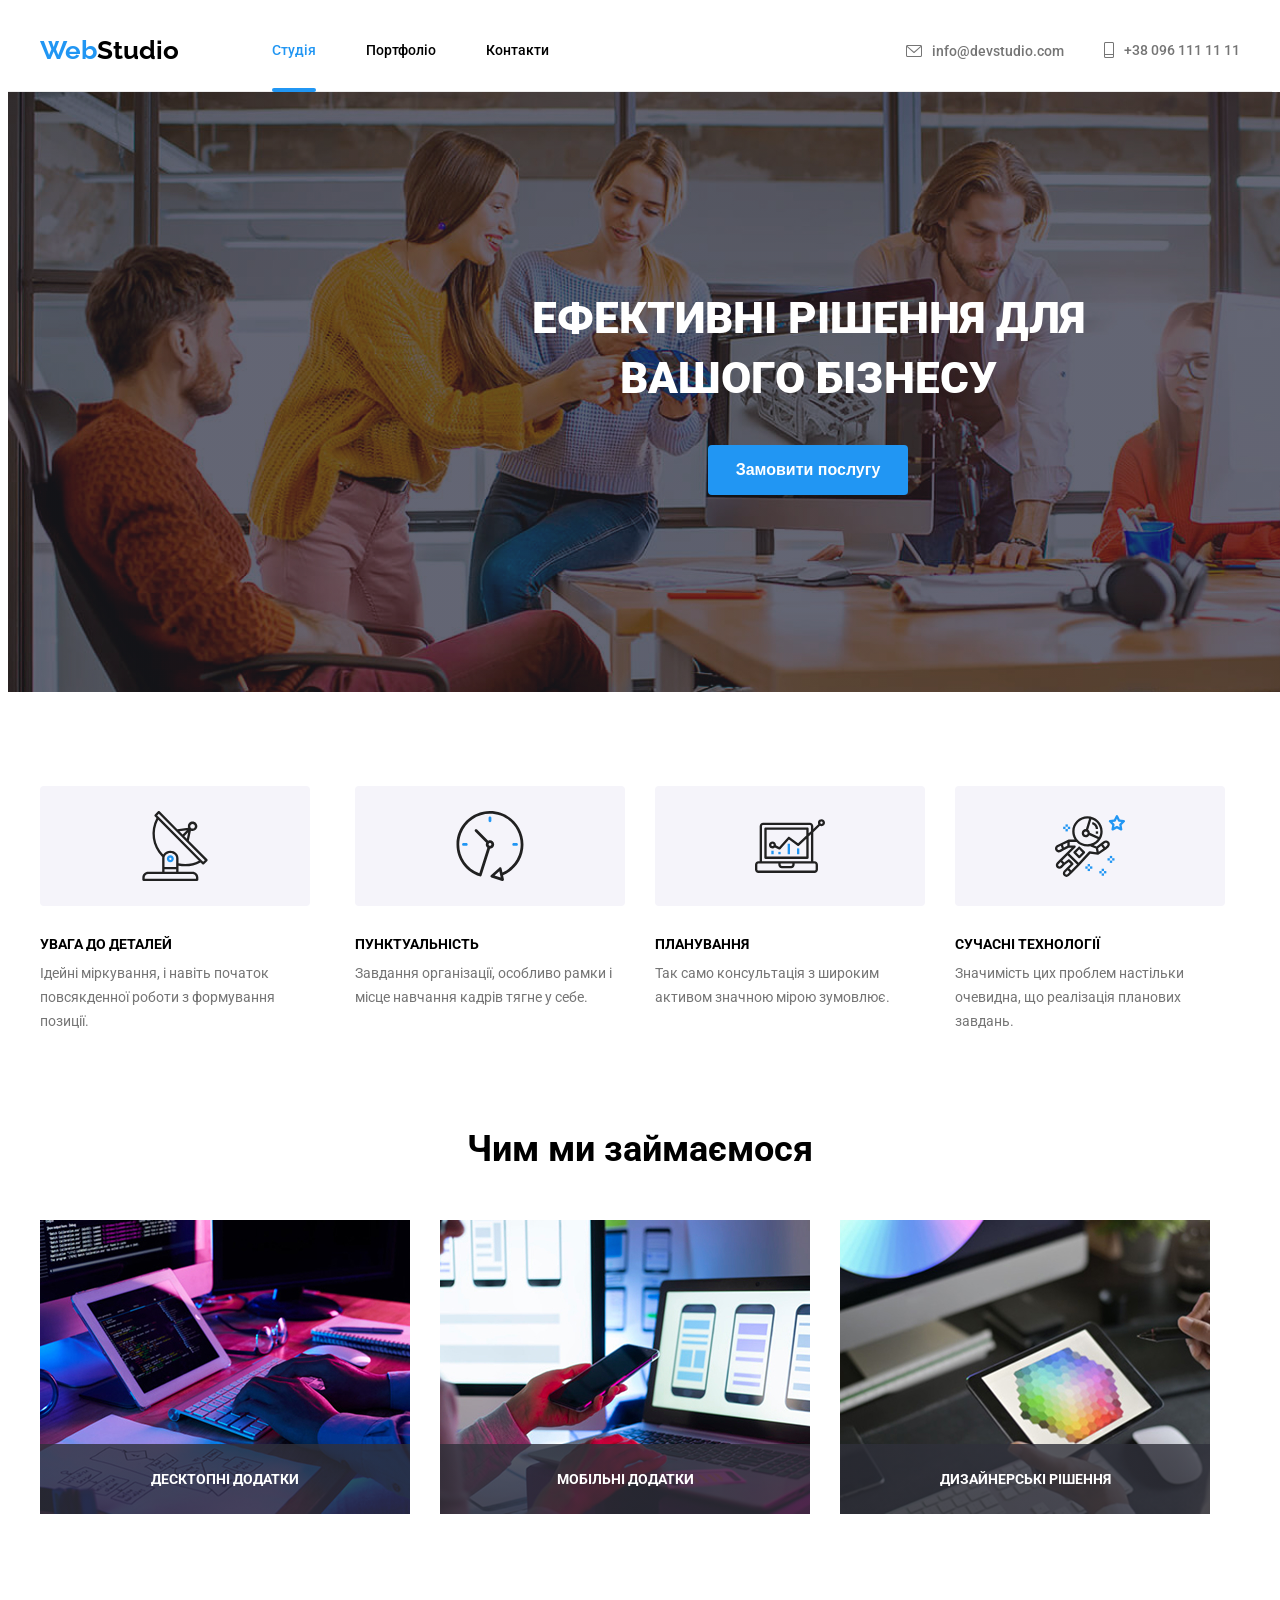
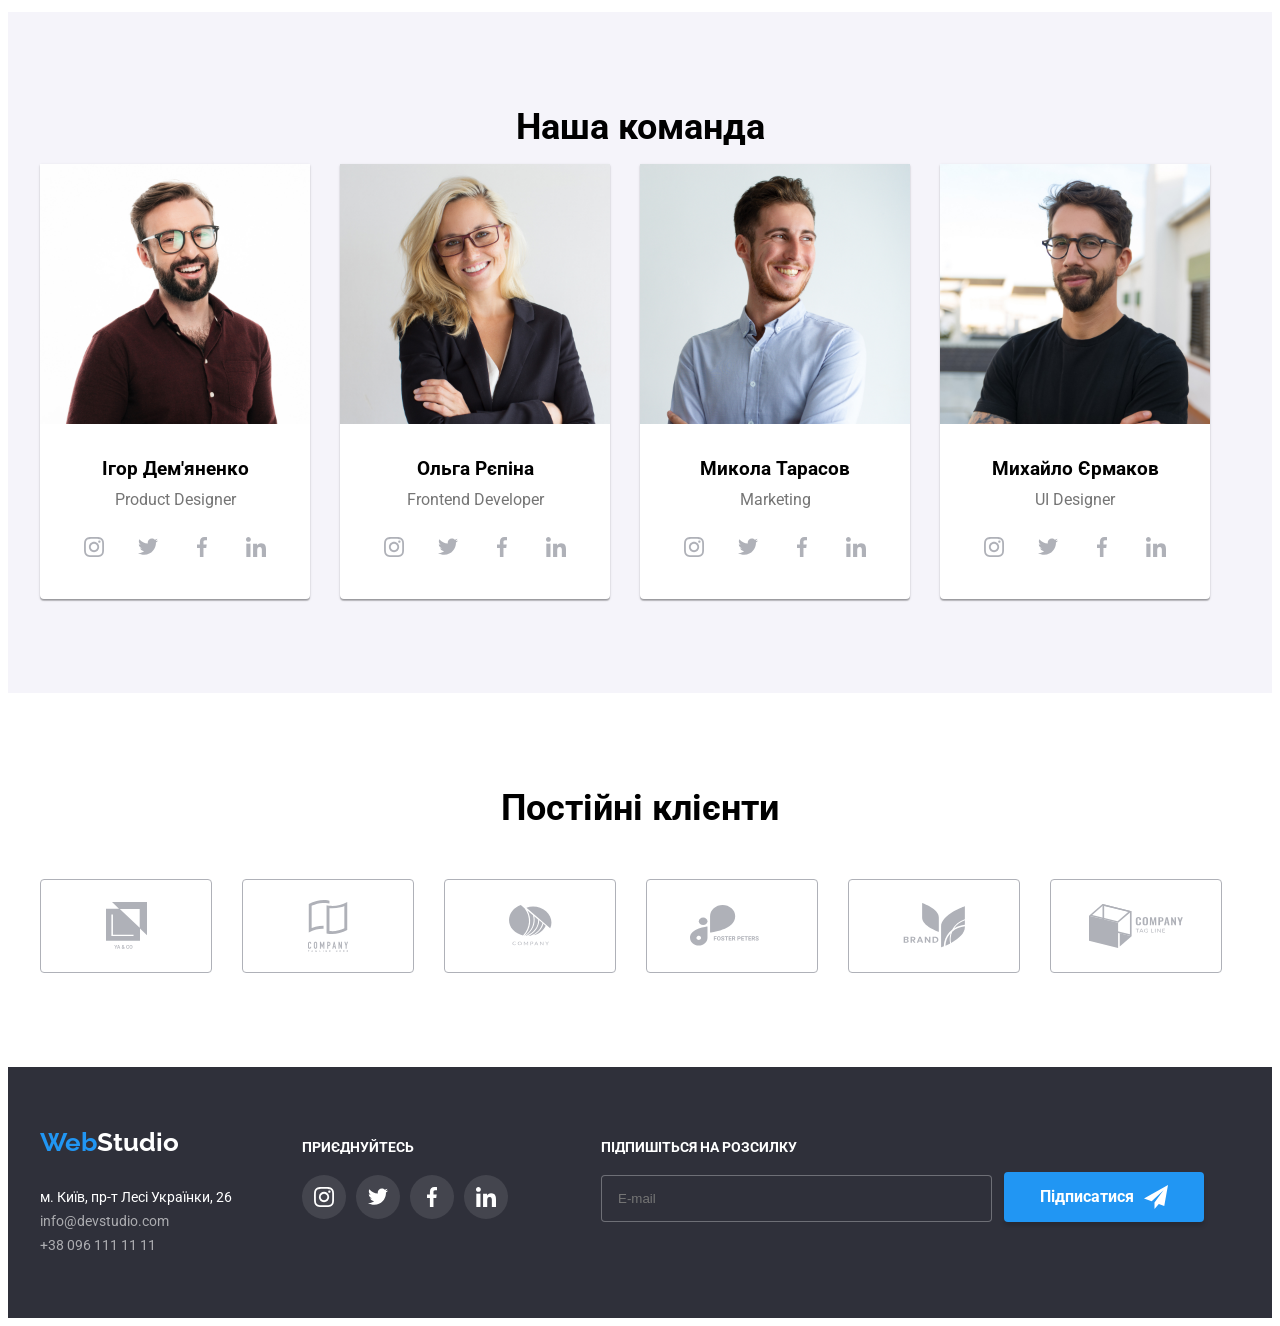
<file: index.html>
<!doctype html>
<html lang="uk">

<head>
  <meta charset="UTF-8" />
  <meta name="viewport" content="width=device-width, initial-scale=1.0" />
  <title>Studio</title>

  <link rel="preconnect" href="https://fonts.googleapis.com" />
  <link rel="preconnect" href="https://fonts.gstatic.com" crossorigin />
  <link
    href="https://fonts.googleapis.com/css2?family=Raleway:ital,wght@0,700;1,700&family=Roboto:ital,wght@0,100..900;1,100..900&display=swap"
    rel="stylesheet" />
  <link rel="stylesheet" href="./css/main.min.css" />
</head>

<body>
  <header>
    <div class="container">
      <nav class="main-nav">
        <a href="/" class="logo">Web<span class="dark">Studio</span></a>
        <ul class="site-nav">
          <li><a href="./index.html" class="link current">Студія</a></li>
          <li><a href="./portfolio.html" class="link">Портфоліо</a></li>
          <li><a href="" class="link">Контакти</a></li>
        </ul>
        <ul class="contact-nav">
          <li>
            <a href="mailto:info@devstudio.com" class="contact-link">
              <svg width="16" height="12" class="nav-mail">
                <use href="./images/icons.svg#mail"></use>
              </svg>info@devstudio.com</a>
          </li>
          <li>
            <a href="tel:+380961111111" class="contact-link"><svg width="10" height="16">
                <use href="./images/icons.svg#phone"></use>
              </svg>+38 096 111 11 11</a>
          </li>
        </ul>
      </nav>
    </div>
  </header>
  <main>
    <article class="hero">
      <div class="hero-title-button">
        <h1 class="hero-title">Ефективні рішення для вашого бізнесу</h1>
        <button type="button" class="hero-button" data-modal-open>Замовити послугу</button>
      </div>
    </article>
    <section class="advantages">
      <div class="container">
        <h2 class="advantages-title">Переваги компанії</h2>
        <ul class="advantages-list">
          <li>
            <div class="advantages-img">
              <svg width="70" height="70">
                <use href="./images/icons.svg#antenna"></use>
              </svg>
            </div>
            <h3>УВАГА ДО ДЕТАЛЕЙ</h3>
            <p>
              Ідейні міркування, і навіть початок повсякденної роботи з
              формування позиції.
            </p>
          </li>
          <li>
            <div class="advantages-img">
              <svg width="70" height="70">
                <use href="./images/icons.svg#clock"></use>
              </svg>
            </div>
            <h3>ПУНКТУАЛЬНІСТЬ</h3>
            <p>
              Завдання організації, особливо рамки і місце навчання кадрів
              тягне у себе.
            </p>
          </li>
          <li>
            <div class="advantages-img">
              <svg width="70" height="70">
                <use href="./images/icons.svg#laptop"></use>
              </svg>
            </div>
            <h3>ПЛАНУВАННЯ</h3>
            <p>
              Так само консультація з широким активом значною мірою зумовлює.
            </p>
          </li>
          <li>
            <div class="advantages-img">
              <svg width="70" height="70">
                <use href="./images/icons.svg#astronaut"></use>
              </svg>
            </div>
            <h3>СУЧАСНІ ТЕХНОЛОГІЇ</h3>
            <p>
              Значимість цих проблем настільки очевидна, що реалізація
              планових завдань.
            </p>
          </li>
        </ul>
      </div>
    </section>
    <section class="occupation">
      <div class="container">
        <h2 class="occupation-title">Чим ми займаємося</h2>
        <ul class="occupation-list">
          <li>
            <img src="./images/photo1.webp" alt="Написання коду" width="370" height="294" />
            <div class="occupation-overlay">
              <p>Десктопні додатки</p>
            </div>
          </li>
          <li>
            <img src="./images/photo2.webp" alt="Розробка технологій" width="370" height="294" />
            <div class="occupation-overlay">
              <p>Мобільні додатки</p>
            </div>
          </li>
          <li>
            <img src="./images/photo3.webp" alt="Розробка дизайну" width="370" height="294" />
            <div class="occupation-overlay">
              <p>Дизайнерські рішення</p>
            </div>
          </li>
        </ul>
      </div>
    </section>
    <section class="team">
      <div class="container">
        <h2 class="team-title">Наша команда</h2>
        <ul class="team-list">
          <li>
            <img src="./images/people1.webp" alt="Дизайнер продукта" width="270" height="260" />
            <h3>Ігор Дем'яненко</h3>
            <p>Product Designer</p>
            <ul class="icons-list">
              <li>
                <a href="https://www.instagram.com" class="problem-link"><svg width="20" height="20">
                    <use href="./images/icons.svg#instagram"></use>
                  </svg></a>
              </li>
              <li>
                <a href="https://x.com/home" class="normal-link"><svg width="20" height="20">
                    <use href="./images/icons.svg#twitter"></use>
                  </svg></a>
              </li>
              <li>
                <a href="https://www.facebook.com/" class="normal-link"><svg width="20" height="20">
                    <use href="./images/icons.svg#facebook"></use>
                  </svg></a>
              </li>
              <li>
                <a href="https://ua.linkedin.com/" class="problem-link"><svg width="20" height="20">
                    <use href="./images/icons.svg#linkedin"></use>
                  </svg></a>
              </li>
            </ul>
          </li>
          <li>
            <img src="./images/people2.webp" alt="Фронтенд розробник" width="270" height="260" />
            <h3>Ольга Рєпіна</h3>
            <p>Frontend Developer</p>
            <ul class="icons-list">
              <li>
                <a href="https://www.instagram.com" class="problem-link"><svg width="20" height="20">
                    <use href="./images/icons.svg#instagram"></use>
                  </svg></a>
              </li>
              <li>
                <a href="https://x.com/home" class="normal-link"><svg width="20" height="20">
                    <use href="./images/icons.svg#twitter"></use>
                  </svg></a>
              </li>
              <li>
                <a href="https://www.facebook.com/" class="normal-link"><svg width="20" height="20">
                    <use href="./images/icons.svg#facebook"></use>
                  </svg></a>
              </li>
              <li>
                <a href="https://ua.linkedin.com/" class="problem-link"><svg width="20" height="20">
                    <use href="./images/icons.svg#linkedin"></use>
                  </svg></a>
              </li>
            </ul>
          </li>
          <li>
            <img src="./images/people3.webp" alt="Відповідальний за маркетинг" width="270" height="260" />
            <h3>Микола Тарасов</h3>
            <p>Marketing</p>
            <ul class="icons-list">
              <li>
                <a href="https://www.instagram.com" class="problem-link"><svg width="20" height="20">
                    <use href="./images/icons.svg#instagram"></use>
                  </svg></a>
              </li>
              <li>
                <a href="https://x.com/home" class="normal-link"><svg width="20" height="20">
                    <use href="./images/icons.svg#twitter"></use>
                  </svg></a>
              </li>
              <li>
                <a href="https://www.facebook.com/" class="normal-link"><svg width="20" height="20">
                    <use href="./images/icons.svg#facebook"></use>
                  </svg></a>
              </li>
              <li>
                <a href="https://ua.linkedin.com/" class="problem-link"><svg width="20" height="20">
                    <use href="./images/icons.svg#linkedin"></use>
                  </svg></a>
              </li>
            </ul>
          </li>
          <li>
            <img src="./images/people4.webp" alt="Дизайнер інтерфейсу" width="270" height="260" />
            <h3>Михайло Єрмаков</h3>
            <p>UI Designer</p>
            <ul class="icons-list">
              <li>
                <a href="https://www.instagram.com" class="problem-link"><svg width="20" height="20">
                    <use href="./images/icons.svg#instagram"></use>
                  </svg></a>
              </li>
              <li>
                <a href="https://x.com/home" class="normal-link"><svg width="20" height="20">
                    <use href="./images/icons.svg#twitter"></use>
                  </svg></a>
              </li>
              <li>
                <a href="https://www.facebook.com/" class="normal-link"><svg width="20" height="20">
                    <use href="./images/icons.svg#facebook"></use>
                  </svg></a>
              </li>
              <li>
                <a href="https://ua.linkedin.com/" class="problem-link"><svg width="20" height="20">
                    <use href="./images/icons.svg#linkedin"></use>
                  </svg></a>
              </li>
            </ul>
          </li>
        </ul>
      </div>
    </section>
    <section class="clients">
      <div class="container">
        <h2 class="clients-title">Постійні клієнти</h2>
        <ul class="clients-list">
          <li><a href="">
              <div class="brands"><svg width="41" height="47">
                  <use href="../images/icons.svg#brand1"></use>
                </svg></div>
            </a></li>
          <li><a href="">
              <div class="brands"><svg width="40" height="52">
                  <use href="../images/icons.svg#brand2"></use>
                </svg></div>
            </a></li>
          <li><a href="">
              <div class="brands"><svg width="43" height="41">
                  <use href="../images/icons.svg#brand3"></use>
                </svg></div>
            </a></li>
          <li><a href="">
              <div class="brands"><svg width="85" height="41">
                  <use href="../images/icons.svg#brand4"></use>
                </svg></div>
            </a></li>
          <li><a href="">
              <div class="brands"><svg width="63" height="45">
                  <use href="../images/icons.svg#brand5"></use>
                </svg></div>
            </a></li>
          <li><a href="">
              <div class="brands"><svg width="94" height="44">
                  <use href="../images/icons.svg#brand6"></use>
                </svg></div>
            </a></li>
        </ul>
      </div>
    </section>
  </main>
  <footer>
    <div class="container background">
      <div class="logo-adress">
        <a href="/" class="logo">Web<span class="white">Studio</span></a>
        <address class="adress">


          <a class="adress-link" target="_blank"
            href="https://www.google.com/maps/place/%D0%B1%D1%83%D0%BB%D1%8C%D0%B2%D0%B0%D1%80+%D0%9B%D0%B5%D1%81%D1%96+%D0%A3%D0%BA%D1%80%D0%B0%D1%97%D0%BD%D0%BA%D0%B8,+26,+%D0%9A%D0%B8%D1%97%D0%B2,+01133/@50.4265251,30.5370279,676m/data=!3m2!1e3!4b1!4m10!1m2!2m1!1z0LwuINCa0LjRl9CyLCDQv9GALdGCINCb0LXRgdGWINCj0LrRgNCw0ZfQvdC60LgsIDI2!3m6!1s0x40d4cf0dffa0484f:0x32babb947195e09!8m2!3d50.4265217!4d30.5396028!15sCjPQvC4g0JrQuNGX0LIsINC_0YAt0YIg0JvQtdGB0ZYg0KPQutGA0LDRl9C90LrQuCwgMjaSAQpzdWJwcmVtaXNl4AEA!16s%2Fg%2F11qg5hynv9?entry=ttu&g_ep=EgoyMDI2MDkwMi4wIKXMDSoASAFQAw%3D%3D">м.
            Київ, пр-т Лесі Українки, 26 <br /></a>
          <a class="adress-link" href="mailto:info@devstudio.com">info@devstudio.com <br /></a>
          <a class="adress-link" href="tel:+380961111111">+38 096 111 11 11 <br /></a>
        </address>
      </div>
      <section class="footer-section">
        <h3 class="footer-title">Приєднуйтесь</h3>
        <ul class="footer-icons">
          <li>
            <a href="https://www.instagram.com" class="problem-link"><svg width="20" height="20">
                <use href="./images/icons.svg#instagram"></use>
              </svg></a>
          </li>
          <li>
            <a href="https://x.com/home" class="normal-link"><svg width="20" height="20">
                <use href="./images/icons.svg#twitter"></use>
              </svg></a>
          </li>
          <li>
            <a href="https://www.facebook.com/" class="normal-link"><svg width="20" height="20">
                <use href="./images/icons.svg#facebook"></use>
              </svg></a>
          </li>
          <li>
            <a href="https://ua.linkedin.com/" class="problem-link"><svg width="20" height="20">
                <use href="./images/icons.svg#linkedin"></use>
              </svg></a>
          </li>
        </ul>
      </section>
      <section class="call">
        <label class="call-title">
          Підпишіться на розсилку
          <input class="call-form" type="email" name="mail" placeholder="E-mail">
        </label>
        <div class="link-container">
          <a href="" class="footer-link">
            Підписатися <svg width="24" height="24" class="footer-icon">
              <use href="../images/icons.svg#send"></use>
            </svg></a>
        </div>
      </section>

    </div>
  </footer>

  <div class="backdrop is-hidden" data-modal>
    <div class="modal">
      <button type="button" class="close-btn" data-modal-close>&#10006;</button>

      <h3 class="modal-title">Залиште свої дані, ми вам передзвонимо</h3>
      <form action="" class="form">
        <label class="form-label">
          Ім'я
          <input type="text" name="name" class="form-input" placeholder=" ">
          <svg width="18" height="18" class="form-icon">
            <use href="../images/icons.svg#person"></use>
          </svg>
        </label>

        <label class="form-label">
          Телефон
          <input type="tel" name="tel" class="form-input" placeholder=" ">
          <svg width="18" height="18" class="form-icon">
            <use href="../images/icons.svg#call"></use>
          </svg>
        </label>

        <label class="form-label">
          <span>Пошта</span>
          <input type="email" name="mail" class="form-input" placeholder=" ">
          <svg width="18" height="18" class="form-icon">
            <use href="../images/icons.svg#post"></use>
          </svg>
        </label>
        <label class="form-label" class="form-input">
          Коментар
          <textarea name="comment" class="form-comment" placeholder="Введіть текст"></textarea>
        </label>

        <div class="accept-container">
          <label class="checkbox-label">
            <input type="checkbox" name="accept" class="checkbox">
            <svg width="16" height="15" class="checkbox-icon">
              <use href="../images/icons.svg#check"></use>
            </svg>
          </label>
          <p class="accept-text">Погоджуюся з розсилкою та приймаю <span><a href="">Умови договору</a></span></p>
        </div>

        <div class="link-button">
          <button type="submit" class="modal-link">Відправити</button>
        </div>
      </form>
    </div>
  </div>
  <script src="./js/modal.js"></script>
</body>

</html>
</file>
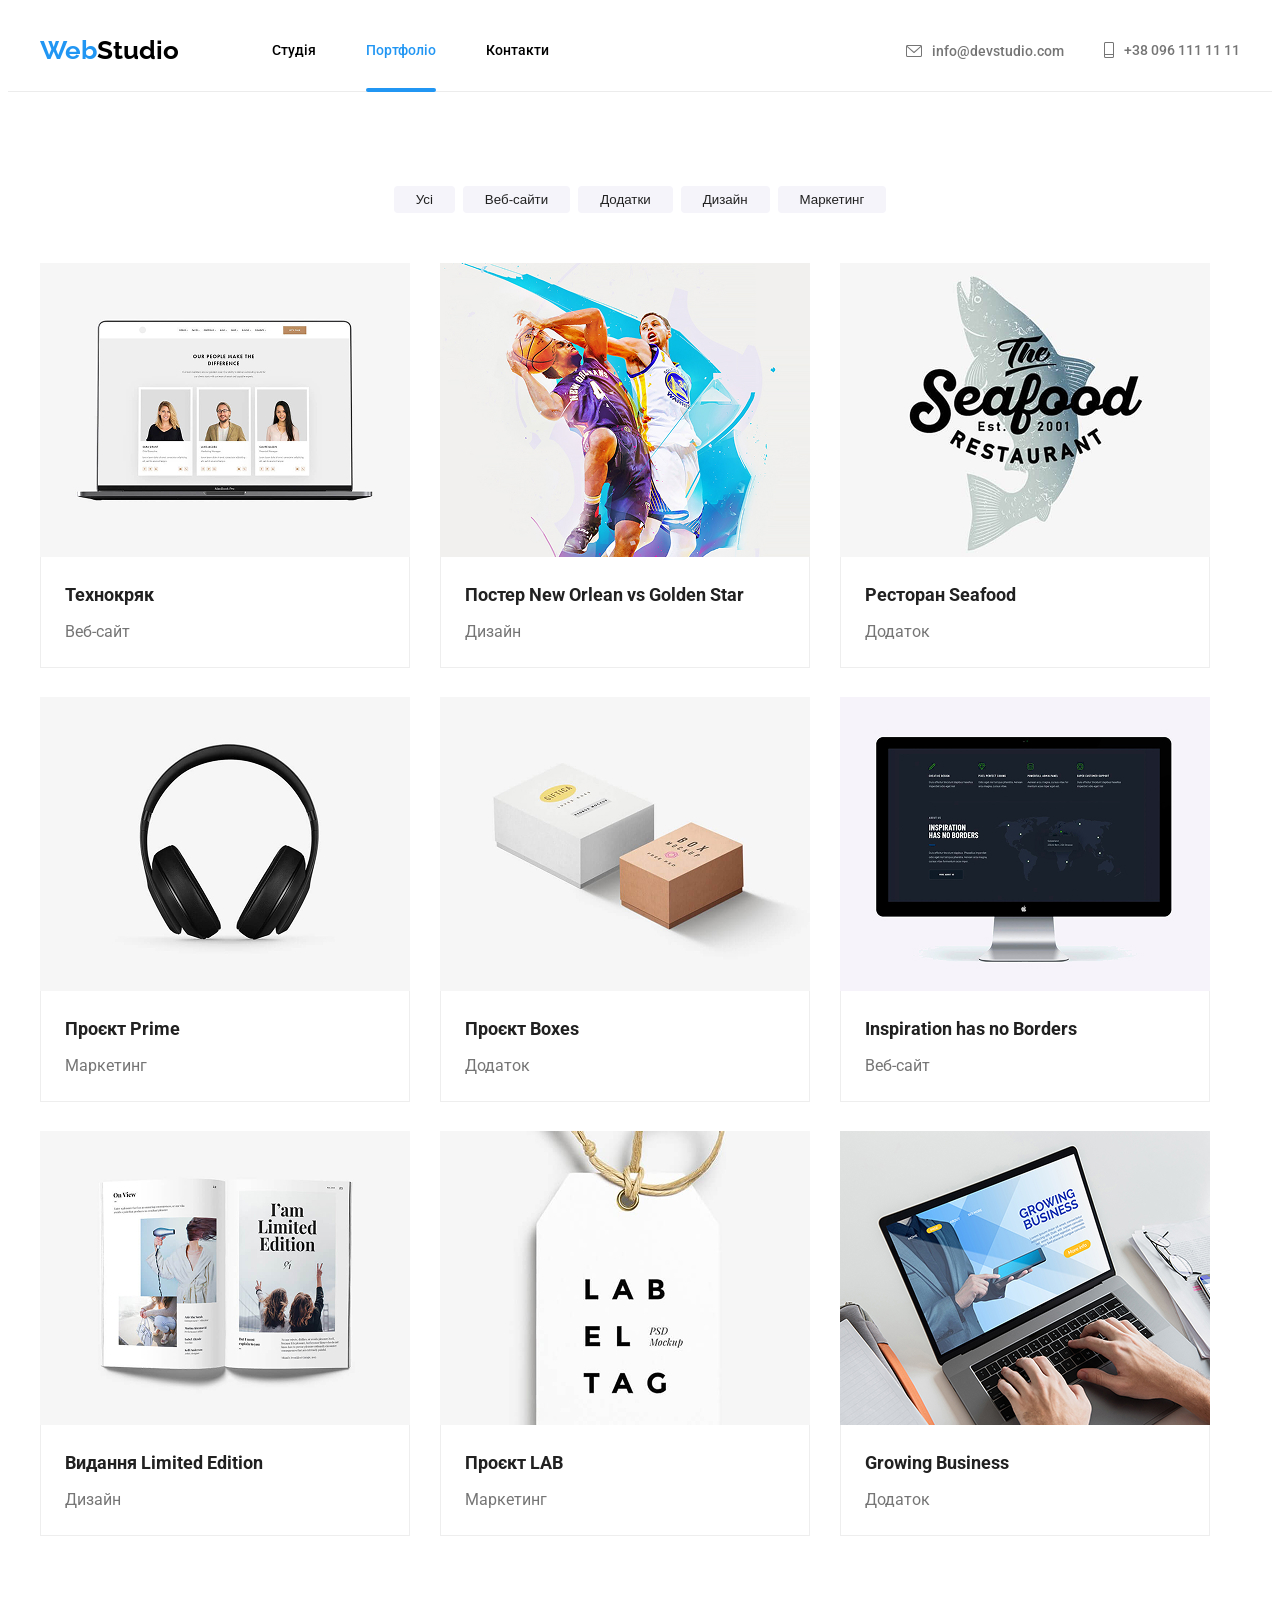
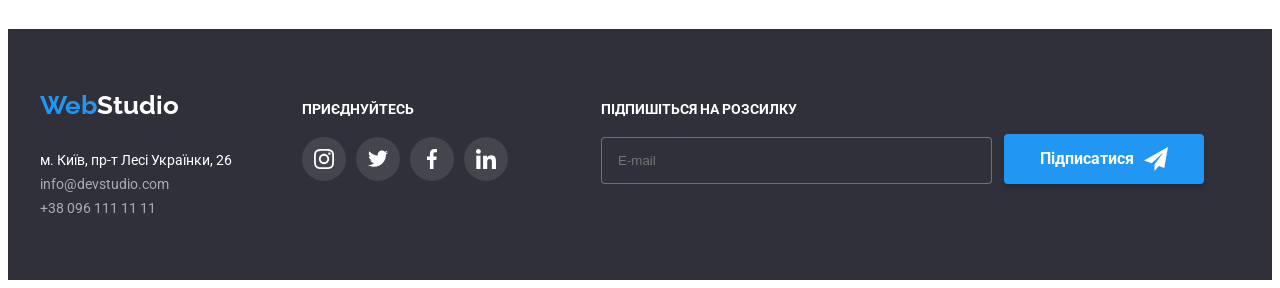
<file: portfolio.html>
<!doctype html>
<html lang="uk">

<head>
  <meta charset="UTF-8" />
  <meta name="viewport" content="width=device-width, initial-scale=1.0" />
  <title>Portfolio</title>

  <link rel="preconnect" href="https://fonts.googleapis.com" />
  <link rel="preconnect" href="https://fonts.gstatic.com" crossorigin />
  <link
    href="https://fonts.googleapis.com/css2?family=Raleway:ital,wght@0,700;1,700&family=Roboto:ital,wght@0,100..900;1,100..900&display=swap"
    rel="stylesheet" />
  <link rel="stylesheet" href="./css/main.min.css" />
</head>

<body>
  <header>
    <div class="container">
      <nav class="main-nav">
        <a href="/" class="logo">Web<span class="dark">Studio</span></a>
        <ul class="site-nav">
          <li><a href="./index.html" class="link">Студія</a></li>
          <li><a href="./portfolio.html" class="link current">Портфоліо</a></li>
          <li><a href="" class="link">Контакти</a></li>
        </ul>
        <ul class="contact-nav">
          <li>
            <a href="mailto:info@devstudio.com" class="contact-link">
              <svg width="16" height="12" class="nav-mail">
                <use href="./images/icons.svg#mail"></use>
              </svg>info@devstudio.com</a>
          </li>
          <li>
            <a href="tel:+380961111111" class="contact-link"><svg width="10" height="16">
                <use href="./images/icons.svg#phone"></use>
              </svg>+38 096 111 11 11</a>
          </li>
        </ul>
      </nav>
    </div>
  </header>
  <main>
    <section class="container">
      <h1 class="filter-title">Наші роботи</h1>
      <div class="filter-list">
        <button type="button" class="filter-button">Усі</button>
        <button type="button" class="filter-button">Веб-сайти</button>
        <button type="button" class="filter-button">Додатки</button>
        <button type="button" class="filter-button">Дизайн</button>
        <button type="button" class="filter-button">Маркетинг</button>
      </div>
      <ul class="our-work">
        <li>
          <a href="" class="work-link">
            <div class="thumb">
              <img src="./images/portfolio1.webp" alt="робота1" width="370" />
              <div class="work-overlay">
                <p>Ресурс пропонує комплексні пропозиції з різним рівнем функціоналу та сервісів. Все це дозволить
                  відвідувачу отримати вичерпні відомості про компанію чи приватну особу.</p>
              </div>
            </div>
            <div class="border">
              <h2>Технокряк</h2>
              <p>Веб-сайт</p>
            </div>
          </a>
        </li>
        <li>
          <a href="" class="work-link">
            <div class="thumb">
              <img src="./images/portfolio2.webp" alt="робота1" width="370" />
              <div class="work-overlay">
                <p>Ресурс пропонує комплексні пропозиції з різним рівнем функціоналу та сервісів. Все це дозволить
                  відвідувачу отримати вичерпні відомості про компанію чи приватну особу.</p>
              </div>
            </div>
            <div class="border">
              <h2>Постер New Orlean vs Golden Star</h2>
              <p>Дизайн</p>
            </div>
          </a>
        </li>
        <li>
          <a href="" class="work-link">
            <div class="thumb">
              <img src="./images/portfolio3.webp" alt="робота1" width="370" />
              <div class="work-overlay">
                <p>Ресурс пропонує комплексні пропозиції з різним рівнем функціоналу та сервісів. Все це дозволить
                  відвідувачу отримати вичерпні відомості про компанію чи приватну особу.</p>
              </div>
            </div>
            <div class="border">
              <h2>Ресторан Seafood</h2>
              <p>Додаток</p>
            </div>
          </a>
        </li>
        <li>
          <a href="" class="work-link">
            <div class="thumb">
              <img src="./images/portfolio4.webp" alt="робота1" width="370" />
              <div class="work-overlay">
                <p>Ресурс пропонує комплексні пропозиції з різним рівнем функціоналу та сервісів. Все це дозволить
                  відвідувачу отримати вичерпні відомості про компанію чи приватну особу.</p>
              </div>
            </div>
            <div class="border">
              <h2>Проєкт Prime</h2>
              <p>Маркетинг</p>
            </div>
          </a>
        </li>
        <li>
          <a href="" class="work-link">
            <div class="thumb">
              <img src="./images/portfolio5.webp" alt="робота1" width="370" />
              <div class="work-overlay">
                <p>Ресурс пропонує комплексні пропозиції з різним рівнем функціоналу та сервісів. Все це дозволить
                  відвідувачу отримати вичерпні відомості про компанію чи приватну особу.</p>
              </div>
            </div>
            <div class="border">
              <h2>Проєкт Boxes</h2>
              <p>Додаток</p>
            </div>
          </a>
        </li>
        <li>
          <a href="" class="work-link">
            <div class="thumb">
              <img src="./images/portfolio6.webp" alt="робота1" width="370" />
              <div class="work-overlay">
                <p>Ресурс пропонує комплексні пропозиції з різним рівнем функціоналу та сервісів. Все це дозволить
                  відвідувачу отримати вичерпні відомості про компанію чи приватну особу.</p>
              </div>
            </div>
            <div class="border">
              <h2>Inspiration has no Borders</h2>
              <p>Веб-сайт</p>
            </div>
          </a>
        </li>
        <li>
          <a href="" class="work-link">
            <div class="thumb">
              <img src="./images/portfolio7.webp" alt="робота1" width="370" />
              <div class="work-overlay">
                <p>Ресурс пропонує комплексні пропозиції з різним рівнем функціоналу та сервісів. Все це дозволить
                  відвідувачу отримати вичерпні відомості про компанію чи приватну особу.</p>
              </div>
            </div>
            <div class="border">
              <h2>Видання Limited Edition</h2>
              <p>Дизайн</p>
            </div>
          </a>
        </li>
        <li>
          <a href="" class="work-link">
            <div class="thumb">
              <img src="./images/portfolio8.webp" alt="робота1" width="370" />
              <div class="work-overlay">
                <p>Ресурс пропонує комплексні пропозиції з різним рівнем функціоналу та сервісів. Все це дозволить
                  відвідувачу отримати вичерпні відомості про компанію чи приватну особу.</p>
              </div>
            </div>
            <div class="border">
              <h2>Проєкт LAB</h2>
              <p>Маркетинг</p>
            </div>
          </a>
        </li>
        <li>
          <a href="" class="work-link">
            <div class="thumb">
              <img src="./images/portfolio9.webp" alt="робота1" width="370" />
              <div class="work-overlay">
                <p>Ресурс пропонує комплексні пропозиції з різним рівнем функціоналу та сервісів. Все це дозволить
                  відвідувачу отримати вичерпні відомості про компанію чи приватну особу.</p>
              </div>
            </div>
            <div class="border">
              <h2>Growing Business</h2>
              <p>Додаток</p>
            </div>
          </a>
        </li>
      </ul>
    </section>
  </main>
  <footer>
    <div class="container background">
      <div class="logo-adress">
        <a href="/" class="logo">Web<span class="white">Studio</span></a>
        <address class="adress">


          <a class="adress-link" target="_blank"
            href="https://www.google.com/maps/place/%D0%B1%D1%83%D0%BB%D1%8C%D0%B2%D0%B0%D1%80+%D0%9B%D0%B5%D1%81%D1%96+%D0%A3%D0%BA%D1%80%D0%B0%D1%97%D0%BD%D0%BA%D0%B8,+26,+%D0%9A%D0%B8%D1%97%D0%B2,+01133/@50.4265251,30.5370279,676m/data=!3m2!1e3!4b1!4m10!1m2!2m1!1z0LwuINCa0LjRl9CyLCDQv9GALdGCINCb0LXRgdGWINCj0LrRgNCw0ZfQvdC60LgsIDI2!3m6!1s0x40d4cf0dffa0484f:0x32babb947195e09!8m2!3d50.4265217!4d30.5396028!15sCjPQvC4g0JrQuNGX0LIsINC_0YAt0YIg0JvQtdGB0ZYg0KPQutGA0LDRl9C90LrQuCwgMjaSAQpzdWJwcmVtaXNl4AEA!16s%2Fg%2F11qg5hynv9?entry=ttu&g_ep=EgoyMDI2MDkwMi4wIKXMDSoASAFQAw%3D%3D">м.
            Київ, пр-т Лесі Українки, 26 <br /></a>
          <a class="adress-link" href="mailto:info@devstudio.com">info@devstudio.com <br /></a>
          <a class="adress-link" href="tel:+380961111111">+38 096 111 11 11 <br /></a>
        </address>
      </div>
      <section class="footer-section">
        <h3 class="footer-title">Приєднуйтесь</h3>
        <ul class="footer-icons">
          <li>
            <a href="https://www.instagram.com" class="problem-link"><svg width="20" height="20">
                <use href="./images/icons.svg#instagram"></use>
              </svg></a>
          </li>
          <li>
            <a href="https://x.com/home" class="normal-link"><svg width="20" height="20">
                <use href="./images/icons.svg#twitter"></use>
              </svg></a>
          </li>
          <li>
            <a href="https://www.facebook.com/" class="normal-link"><svg width="20" height="20">
                <use href="./images/icons.svg#facebook"></use>
              </svg></a>
          </li>
          <li>
            <a href="https://ua.linkedin.com/" class="problem-link"><svg width="20" height="20">
                <use href="./images/icons.svg#linkedin"></use>
              </svg></a>
          </li>
        </ul>
      </section>
      <section class="call">
        <label class="call-title">
          Підпишіться на розсилку
          <input class="call-form" type="email" name="mail" placeholder="E-mail">
        </label>
        <div class="link-container">
          <a href="" class="footer-link">
            Підписатися <svg width="24" height="24" class="footer-icon">
              <use href="../images/icons.svg#send"></use>
            </svg></a>
        </div>
      </section>

    </div>
  </footer>
</body>

</html>
</file>
<file: css/main.min.css>
:root{--primary-color: #ffffff;--secondary-color: #2f303a;--button-color: #2196f3;--primary-text-color: #212121;--secondary-text-color: #757575;--portfolio-card-color: #eeeeee}body{background-color:var(--primary-color);font-family:"Roboto",sans-serif}ul{list-style:none}.white{color:#fff}.dark{color:#000}.container{width:1200px;margin-top:0;margin-bottom:0;margin-right:auto;margin-left:auto}header{background-color:var(--primary-color);border-bottom:1px solid #ececec}.logo{font-family:"Raleway",sans-serif;font-weight:700;text-decoration:none;color:var(--button-color);font-size:26px;letter-spacing:3%;margin-top:25px;margin-bottom:25px}.main-nav{display:-webkit-box;display:-ms-flexbox;display:flex;-webkit-box-align:center;-ms-flex-align:center;align-items:center}.site-nav{display:-webkit-box;display:-ms-flexbox;display:flex;margin-top:32px;margin-bottom:32px;padding:0;margin-left:93px}.site-nav li{margin-right:50px}.site-nav li:last-child{margin-right:0}.site-nav .link{position:relative;color:var(--text-color);font-weight:500;font-size:14px;letter-spacing:2%;padding-bottom:32px;padding-top:32px;text-decoration:none}.link.current{color:var(--button-color)}.link.current::after{content:"";position:absolute;width:100%;height:4px;background-color:var(--button-color);left:0;bottom:-2px;border-radius:2px}.contact-nav{display:-webkit-box;display:-ms-flexbox;display:flex;margin-top:32px;margin-bottom:32px;padding:0;margin-left:auto}.contact-nav li{margin-right:40px;height:16px}.contact-nav li:last-child{margin-right:0}.contact-nav .contact-link{color:var(--secondary-text-color);font-weight:500;font-size:14px;letter-spacing:2%;gap:10px;display:-webkit-inline-box;display:-ms-inline-flexbox;display:inline-flex;-webkit-box-align:center;-ms-flex-align:center;align-items:center;height:16px;text-decoration:none}.main-nav a{-webkit-transition:color 250ms cubic-bezier(0.4, 0, 0.2, 1);transition:color 250ms cubic-bezier(0.4, 0, 0.2, 1)}.main-nav a:hover,.main-nav a:focus{color:var(--button-color)}.hero{background-image:-webkit-gradient(linear, left top, left bottom, from(rgba(47, 48, 58, 0.4)), to(rgba(47, 48, 58, 0.4))),url(../images/heroimg.jpg);background-image:linear-gradient(rgba(47, 48, 58, 0.4), rgba(47, 48, 58, 0.4)),url(../images/heroimg.jpg);background-repeat:no-repeat;background-position:center;margin-top:0;margin-bottom:0;margin-right:auto;margin-left:auto;width:1600px;display:-webkit-box;display:-ms-flexbox;display:flex;-webkit-box-align:center;-ms-flex-align:center;align-items:center;-webkit-box-pack:center;-ms-flex-pack:center;justify-content:center;height:600px;background-color:#fff}.hero-title-button{text-align:center}.hero-title{text-transform:uppercase;width:696px;margin-top:0;margin-bottom:30;color:var(--primary-color);font-weight:900;text-align:center;font-size:44px;line-height:1.36;letter-spacing:6%}.hero-button{width:200px;height:50px;margin:auto;display:-webkit-box;display:-ms-flexbox;display:flex;background-color:var(--button-color);color:var(--primary-color);font-weight:700;font-size:16px;line-height:1.87;letter-spacing:6%;text-align:center;cursor:pointer;-webkit-box-align:center;-ms-flex-align:center;align-items:center;-webkit-box-pack:center;-ms-flex-pack:center;justify-content:center;border-radius:4px;border:0}.advantages{margin-top:94px;background-color:var(--primary-color)}.advantages-title{position:absolute;width:1px;height:1px;margin:-1px;border:0;padding:0;clip:rect(0 0 0 0);overflow:hidden}.advantages-img{display:-webkit-box;display:-ms-flexbox;display:flex;-webkit-box-pack:center;-ms-flex-pack:center;justify-content:center;-webkit-box-align:center;-ms-flex-align:center;align-items:center;width:270px;height:120px;background-color:#f5f4fa;margin-bottom:30px;border-radius:4px}.advantages-list{padding-left:0;display:-webkit-box;display:-ms-flexbox;display:flex}.advantages-list li{margin-right:30px}.advantages-list li:last-child{margin-right:0}.advantages-list h3{color:var(--text-color);font-weight:700;font-size:14px;letter-spacing:3%;margin-top:0;margin-bottom:10px}.advantages-list p{color:var(--secondary-text-color);font-weight:400;font-size:14px;line-height:1.71;letter-spacing:3%;margin-top:0;margin-bottom:0}.occupation{margin-top:94px;background-color:var(--primary-color)}.occupation-list{padding-left:0}.occupation-list li{position:relative;margin-right:30px}.occupation-list li:last-child{margin-right:0}.occupation ul{display:-webkit-box;display:-ms-flexbox;display:flex}.occupation-overlay{position:absolute;width:100%;height:70px;background-image:-webkit-gradient(linear, left top, left bottom, from(rgba(47, 48, 58, 0.8)), to(rgba(47, 48, 58, 0.8)));background-image:linear-gradient(rgba(47, 48, 58, 0.8), rgba(47, 48, 58, 0.8));bottom:4px}.occupation-overlay P{display:-webkit-box;display:-ms-flexbox;display:flex;height:100%;-webkit-box-pack:center;-ms-flex-pack:center;justify-content:center;-webkit-box-align:center;-ms-flex-align:center;align-items:center;margin-top:0;margin-bottom:0;font-weight:700;font-size:14px;letter-spacing:3%;text-align:center;text-transform:uppercase;color:var(--primary-color)}.occupation-title{margin-top:0;margin-bottom:50px;font-weight:700;font-size:36px;letter-spacing:3%;text-align:center}.team-title{padding-top:94px;margin-top:0;margin-bottom:0;font-weight:700;font-size:36px;letter-spacing:3%;text-align:center}.team{margin-top:94px;background-color:#f5f4fa}.team-list{padding-left:0;display:-webkit-box;display:-ms-flexbox;display:flex;margin-bottom:0;padding-bottom:94px}.team-list h3{text-align:center;margin-top:30px;margin-bottom:10px}.team-list>li{margin-right:30px;background-color:var(--primary-color);border-bottom-left-radius:4px;border-bottom-right-radius:4px;-webkit-box-shadow:0px 2px 1px 0px rgba(0,0,0,.2),0px 1px 1px 0px rgba(0,0,0,.1411764706),0px 1px 3px 0px rgba(0,0,0,.1215686275);box-shadow:0px 2px 1px 0px rgba(0,0,0,.2),0px 1px 1px 0px rgba(0,0,0,.1411764706),0px 1px 3px 0px rgba(0,0,0,.1215686275)}.team-list>li:last-child{margin-right:0}.team-list p{text-align:center;margin-top:0;margin-bottom:16px}.team p{color:var(--secondary-text-color);font-weight:400;font-size:16px;letter-spacing:3%}.icons-list{display:-webkit-box;display:-ms-flexbox;display:flex;padding:0}.icons-list li{width:44px;height:44px;margin-right:10px;margin-bottom:30px;fill:#afb1b8}.icons-list svg{padding:12px}.icons-list .problem-link{-webkit-transition:fill 250ms cubic-bezier(0.4, 0, 0.2, 1),background-color 250ms cubic-bezier(0.4, 0, 0.2, 1);transition:fill 250ms cubic-bezier(0.4, 0, 0.2, 1),background-color 250ms cubic-bezier(0.4, 0, 0.2, 1);display:-webkit-box;display:-ms-flexbox;display:flex;fill:#afb1b8;border-radius:100%}.icons-list .problem-link:hover,.icons-list .problem-link:focus{fill:var(--primary-color);background-color:var(--button-color)}.icons-list .normal-link{-webkit-transition:color 250ms cubic-bezier(0.4, 0, 0.2, 1),background-color 250ms cubic-bezier(0.4, 0, 0.2, 1);transition:color 250ms cubic-bezier(0.4, 0, 0.2, 1),background-color 250ms cubic-bezier(0.4, 0, 0.2, 1);display:-webkit-box;display:-ms-flexbox;display:flex;color:#afb1b8;border-radius:100%}.icons-list .normal-link:hover,.icons-list .normal-link:focus{color:var(--primary-color);background-color:var(--button-color)}.icons-list li:last-child{margin-right:32px}.icons-list li:first-child{margin-left:32px}.clients-title{display:-webkit-box;display:-ms-flexbox;display:flex;margin-top:94px;margin-bottom:50px;-webkit-box-pack:center;-ms-flex-pack:center;justify-content:center;-webkit-box-align:center;-ms-flex-align:center;align-items:center;font-size:36px;letter-spacing:3%;text-align:center}.clients-list{display:-webkit-box;display:-ms-flexbox;display:flex;padding:0}.clients-list li{display:-webkit-box;display:-ms-flexbox;display:flex;margin-right:30px}.clients-list li:last-child{margin-right:0}.clients-list a{color:#afb1b8;width:170px;height:92px;border:1px solid #afb1b8;border-radius:4px;-webkit-transition:color 250ms cubic-bezier(0.4, 0, 0.2, 1),border 250ms cubic-bezier(0.4, 0, 0.2, 1);transition:color 250ms cubic-bezier(0.4, 0, 0.2, 1),border 250ms cubic-bezier(0.4, 0, 0.2, 1)}.clients-list a:hover,.clients-list a:focus{border:1px solid var(--button-color);color:var(--button-color)}.brands{display:-webkit-box;display:-ms-flexbox;display:flex;-webkit-box-pack:center;-ms-flex-pack:center;justify-content:center;-webkit-box-align:center;-ms-flex-align:center;align-items:center;width:100%;height:100%}footer{display:-webkit-box;display:-ms-flexbox;display:flex;background-color:var(--secondary-color);margin-top:94px;height:251px}.adress-link{font-weight:400;font-size:14px;line-height:24px;letter-spacing:3%;font-style:normal}.adress{margin-top:28px}.adress a{color:hsla(0,0%,100%,.6);text-decoration:none}.adress a:first-child{color:var(--primary-color)}.footer-title{display:-webkit-box;display:-ms-flexbox;display:flex;font-size:14px;letter-spacing:3%;text-transform:uppercase;margin-top:0;margin-bottom:20px;text-transform:uppercase;color:var(--primary-color)}.background{display:-webkit-box;display:-ms-flexbox;display:flex;-webkit-box-align:center;-ms-flex-align:center;align-items:center}.logo-adress{margin-right:70px}.footer-section{-webkit-box-align:center;-ms-flex-align:center;align-items:center;margin-top:72px;margin-bottom:auto}.footer-icons{display:-webkit-box;display:-ms-flexbox;display:flex;padding:0;margin-top:0;margin-bottom:0}.footer-icons li{width:44px;height:44px;margin-right:10px;margin-bottom:30px;fill:#afb1b8}.footer-icons svg{padding:12px}.footer-icons .problem-link{-webkit-transition:background-color 250ms cubic-bezier(0.4, 0, 0.2, 1);transition:background-color 250ms cubic-bezier(0.4, 0, 0.2, 1);display:-webkit-box;display:-ms-flexbox;display:flex;background-color:hsla(0,0%,100%,.1019607843);border-radius:100%;fill:var(--primary-color)}.footer-icons .normal-link{-webkit-transition:background-color 250ms cubic-bezier(0.4, 0, 0.2, 1);transition:background-color 250ms cubic-bezier(0.4, 0, 0.2, 1);display:-webkit-box;display:-ms-flexbox;display:flex;background-color:hsla(0,0%,100%,.1019607843);border-radius:100%;color:var(--primary-color)}.footer-icons .normal-link:hover,.footer-icons .normal-link:focus{color:var(--primary-color);background-color:var(--button-color)}.footer-icons .problem-link:hover,.footer-icons .problem-link:focus{fill:var(--primary-color);background-color:var(--button-color)}.footer-icons li:last-child{margin-right:0}.backdrop{position:fixed;top:0;left:0;width:100%;height:100%;background-color:rgba(0,0,0,.2);z-index:999;opacity:1;visibility:visible;-webkit-transition:opacity 250ms cubic-bezier(0.4, 0, 0.2, 1),visibility 250ms cubic-bezier(0.4, 0, 0.2, 1);transition:opacity 250ms cubic-bezier(0.4, 0, 0.2, 1),visibility 250ms cubic-bezier(0.4, 0, 0.2, 1)}.backdrop.is-hidden{opacity:0;pointer-events:none;visibility:hidden}.modal{position:absolute;top:50%;left:50%;-webkit-transform:translate(-50%, -50%) scale(1);transform:translate(-50%, -50%) scale(1);width:528px;height:581px;background-color:#fff;border-radius:4px;-webkit-box-shadow:0px 1px 3px rgba(0,0,0,.2),0px 1px 1px rgba(0,0,0,.1411764706),0px 2px 1px rgba(0,0,0,.1215686275);box-shadow:0px 1px 3px rgba(0,0,0,.2),0px 1px 1px rgba(0,0,0,.1411764706),0px 2px 1px rgba(0,0,0,.1215686275);-webkit-transition:-webkit-transform 250ms cubic-bezier(0.4, 0, 0.2, 1);transition:-webkit-transform 250ms cubic-bezier(0.4, 0, 0.2, 1);transition:transform 250ms cubic-bezier(0.4, 0, 0.2, 1);transition:transform 250ms cubic-bezier(0.4, 0, 0.2, 1), -webkit-transform 250ms cubic-bezier(0.4, 0, 0.2, 1)}.backdrop.is-hidden .modal{-webkit-transform:translate(-50%, -50%) scale(0.9);transform:translate(-50%, -50%) scale(0.9)}.close-btn{position:absolute;top:8px;right:8px;width:30px;height:30px;display:-webkit-box;display:-ms-flexbox;display:flex;-webkit-box-align:center;-ms-flex-align:center;align-items:center;-webkit-box-pack:center;-ms-flex-pack:center;justify-content:center;background-color:#fff;border-radius:50%;border:1px solid rgba(0,0,0,.1019607843);cursor:pointer;-webkit-transition:color 250ms cubic-bezier(0.4, 0, 0.2, 1);transition:color 250ms cubic-bezier(0.4, 0, 0.2, 1)}.close-btn:hover,.close-btn:focus{color:var(--button-color)}.call{margin-top:72px;margin-bottom:auto;margin-left:93px;display:-webkit-box;display:-ms-flexbox;display:flex}.call-title{font-weight:700;font-size:14px;letter-spacing:3%;text-transform:uppercase;margin-top:0;text-transform:uppercase;color:var(--primary-color)}.call-form{display:-webkit-box;display:-ms-flexbox;display:flex;margin-top:20px;margin-right:12px;width:358px;padding-left:16px;padding-top:15px;padding-bottom:15px;padding-right:15px;border:1px solid hsla(0,0%,100%,.3019607843);border-radius:4px;background-color:#2f303a;border-color:hsla(0,0%,100%,.3019607843);color:#fff}.link-container{display:-webkit-box;display:-ms-flexbox;display:flex;width:200px;height:50px;background-color:var(--button-color);margin-top:auto;border-radius:4px;-webkit-box-shadow:0px 4px 4px 0px rgba(0,0,0,.1490196078);box-shadow:0px 4px 4px 0px rgba(0,0,0,.1490196078)}.footer-link{width:100%;height:100%;display:-webkit-box;display:-ms-flexbox;display:flex;-webkit-box-align:center;-ms-flex-align:center;align-items:center;-webkit-box-pack:center;-ms-flex-pack:center;justify-content:center;font-weight:700;font-size:16px;line-height:1.87;letter-spacing:6%;color:var(--primary-color);text-decoration:none}.footer-icon{padding-left:10px}.modal-title{margin-top:40px;margin-bottom:12px;font-size:20px;letter-spacing:3%;text-align:center}.form-comment{resize:none;width:430px;height:120px;border:1px solid rgba(33,33,33,.2);border-radius:4px;margin-top:4px;-webkit-transition:border-color 250ms cubic-bezier(0.4, 0, 0.2, 1);transition:border-color 250ms cubic-bezier(0.4, 0, 0.2, 1);padding-left:16px;padding-top:12px;padding-bottom:0;padding-right:0}.form-comment::-webkit-input-placeholder{color:rgba(117,117,117,.5019607843);font-size:12px;letter-spacing:1%}.form-comment::-moz-placeholder{color:rgba(117,117,117,.5019607843);font-size:12px;letter-spacing:1%}.form-comment:-ms-input-placeholder{color:rgba(117,117,117,.5019607843);font-size:12px;letter-spacing:1%}.form-comment::-ms-input-placeholder{color:rgba(117,117,117,.5019607843);font-size:12px;letter-spacing:1%}.form-comment::placeholder{color:rgba(117,117,117,.5019607843);font-size:12px;letter-spacing:1%}.form-comment:hover,.form-comment:focus{outline:none;border-color:var(--button-color)}.form-comment:not(:-moz-placeholder){border-color:var(--button-color)}.form-comment:not(:-ms-input-placeholder){border-color:var(--button-color)}.form-comment:not(:placeholder-shown){border-color:var(--button-color)}.form-label{position:relative;margin-top:10px;display:-webkit-inline-box;display:-ms-inline-flexbox;display:inline-flex;-webkit-box-orient:vertical;-webkit-box-direction:normal;-ms-flex-direction:column;flex-direction:column;font-size:12px;letter-spacing:1%;color:#757575}.form-input{border:1px solid rgba(33,33,33,.2);border-radius:4px;width:404px;height:40px;margin-top:4px;padding:0;padding-left:42px;-webkit-transition:border-color 250ms cubic-bezier(0.4, 0, 0.2, 1);transition:border-color 250ms cubic-bezier(0.4, 0, 0.2, 1)}.form-input:not(:-moz-placeholder)+.form-icon{color:var(--button-color)}.form-input:not(:-ms-input-placeholder)+.form-icon{color:var(--button-color)}.form-input:hover+.form-icon,.form-input:focus+.form-icon,.form-input:not(:placeholder-shown)+.form-icon{color:var(--button-color)}.form-input:hover,.form-input:focus{outline:none;border-color:var(--button-color)}.form-icon{color:var(--primary-text-color);position:absolute;top:50%;left:12px;-webkit-transition:color 250ms cubic-bezier(0.4, 0, 0.2, 1);transition:color 250ms cubic-bezier(0.4, 0, 0.2, 1)}.modal-link{display:-webkit-box;display:-ms-flexbox;display:flex;cursor:pointer;border:none;width:200px;height:50px;padding:0;background-color:var(--button-color);margin-top:auto;border-radius:4px;-webkit-box-shadow:0px 4px 4px 0px rgba(0,0,0,.1490196078);box-shadow:0px 4px 4px 0px rgba(0,0,0,.1490196078);-webkit-box-align:center;-ms-flex-align:center;align-items:center;-webkit-box-pack:center;-ms-flex-pack:center;justify-content:center;font-weight:700;font-size:16px;line-height:1.87;letter-spacing:6%;color:var(--primary-color);text-align:center;margin-bottom:40px}.link-button{display:-webkit-box;display:-ms-flexbox;display:flex;-webkit-box-align:center;-ms-flex-align:center;align-items:center;-webkit-box-pack:center;-ms-flex-pack:center;justify-content:center}.accept-container{margin-top:20px;display:-webkit-box;display:-ms-flexbox;display:flex;margin-bottom:30px;-webkit-box-pack:center;-ms-flex-pack:center;justify-content:center}.accept-text{margin-left:8px;font-size:14px;line-height:1.71;letter-spacing:3%;margin-top:auto;margin-bottom:0;margin-right:0;color:var(--secondary-text-color)}.accept-text a{color:var(--button-color);font-size:14px;line-height:1.71;letter-spacing:3%}.form{width:448px;margin:0 auto}.checkbox{-webkit-appearance:none;-moz-appearance:none;appearance:none}.checkbox::after{display:-webkit-box;display:-ms-flexbox;display:flex;-webkit-box-pack:center;-ms-flex-pack:center;justify-content:center;-webkit-box-align:center;-ms-flex-align:center;align-items:center;content:"";display:flex;width:16px;height:15px;border:2px solid var(--primary-text-color);border-radius:2px;justify-content:center;align-items:center;-webkit-transition:background-color 250ms cubic-bezier(0.4, 0, 0.2, 1),border 1500ms cubic-bezier(0.4, 0, 0.2, 1);transition:background-color 250ms cubic-bezier(0.4, 0, 0.2, 1),border 1500ms cubic-bezier(0.4, 0, 0.2, 1)}.checkbox:checked::after{background-color:var(--button-color);border:2px solid rgba(0,0,0,0)}.checkbox:checked+.checkbox-icon{opacity:1}.checkbox-label{position:relative;cursor:pointer}.checkbox-icon{display:-webkit-box;display:-ms-flexbox;display:flex;-webkit-box-pack:center;-ms-flex-pack:center;justify-content:center;-webkit-box-align:center;-ms-flex-align:center;align-items:center;background-origin:border-box;opacity:0;color:var(--primary-color);position:absolute;-webkit-transform:translate(-50%, -50%);transform:translate(-50%, -50%);top:50%;left:50%}.filter-button{-webkit-transition:color 250ms cubic-bezier(0.4, 0, 0.2, 1),background-color 250ms cubic-bezier(0.4, 0, 0.2, 1),-webkit-box-shadow 250ms cubic-bezier(0.4, 0, 0.2, 1);transition:color 250ms cubic-bezier(0.4, 0, 0.2, 1),background-color 250ms cubic-bezier(0.4, 0, 0.2, 1),-webkit-box-shadow 250ms cubic-bezier(0.4, 0, 0.2, 1);transition:color 250ms cubic-bezier(0.4, 0, 0.2, 1),background-color 250ms cubic-bezier(0.4, 0, 0.2, 1),box-shadow 250ms cubic-bezier(0.4, 0, 0.2, 1);transition:color 250ms cubic-bezier(0.4, 0, 0.2, 1),background-color 250ms cubic-bezier(0.4, 0, 0.2, 1),box-shadow 250ms cubic-bezier(0.4, 0, 0.2, 1),-webkit-box-shadow 250ms cubic-bezier(0.4, 0, 0.2, 1);margin-right:8px;background-color:#f5f4fa;color:var(--primary-text-color);cursor:pointer;border-radius:4px;border:0px;padding-top:6px;padding-bottom:6px;padding-left:22px;padding-right:22px}.filter-button:last-child{margin-right:0}.filter-list .filter-button:hover,.filter-list .filter-button:focus{background-color:var(--button-color);color:var(--primary-color);-webkit-box-shadow:0px 2px 2px 0px rgba(0,0,0,.1215686275),0px 1px 2px 0px rgba(0,0,0,.0784313725),0px 3px 1px 0px rgba(0,0,0,.1019607843);box-shadow:0px 2px 2px 0px rgba(0,0,0,.1215686275),0px 1px 2px 0px rgba(0,0,0,.0784313725),0px 3px 1px 0px rgba(0,0,0,.1019607843)}.our-work{margin-bottom:0;margin-top:50px;display:-webkit-box;display:-ms-flexbox;display:flex;padding-left:0;-ms-flex-wrap:wrap;flex-wrap:wrap}.our-work li{display:-webkit-box;display:-ms-flexbox;display:flex;margin-right:30px;margin-bottom:30px;width:370px;height:404px}.border{padding-left:24px;padding-bottom:20px;border:1px solid #eee;border-top:0}.thumb{position:relative;overflow:hidden}.thumb img{display:block;width:100%;height:auto}.work-overlay{position:absolute;top:0;left:0;width:100%;height:100%;background-color:rgba(33,150,243,.8980392157);-webkit-transform:translateY(100%);transform:translateY(100%);-webkit-transition:-webkit-transform 250ms cubic-bezier(0.4, 0, 0.2, 1);transition:-webkit-transform 250ms cubic-bezier(0.4, 0, 0.2, 1);transition:transform 250ms cubic-bezier(0.4, 0, 0.2, 1);transition:transform 250ms cubic-bezier(0.4, 0, 0.2, 1), -webkit-transform 250ms cubic-bezier(0.4, 0, 0.2, 1)}.work-overlay p{padding-top:63px;padding-bottom:63px;padding-left:24px;padding-right:24px;color:var(--primary-color);font-size:18px;line-height:1.56;letter-spacing:3%}.work-link{text-decoration:none}.work-link:hover,.work-link:focus{-webkit-box-shadow:1px 4px 6px 0px rgba(0,0,0,.16),0px 4px 4px 0px rgba(0,0,0,.06),0px 1px 1px 0px rgba(0,0,0,.12);box-shadow:1px 4px 6px 0px rgba(0,0,0,.16),0px 4px 4px 0px rgba(0,0,0,.06),0px 1px 1px 0px rgba(0,0,0,.12)}.work-link:hover .work-overlay,.work-link:focus .work-overlay{-webkit-transform:translateY(0);transform:translateY(0)}.our-work li:nth-child(3n){margin-right:0}.our-work li:nth-last-child(-n+3){margin-bottom:0}.our-work img{display:block}.border p{margin:0;font-weight:400;font-size:16px;line-height:1.87;letter-spacing:3%;margin-top:4px;color:var(--secondary-text-color)}.border h2{padding-top:20px;margin-top:0;margin-bottom:0;font-size:18px;line-height:2;letter-spacing:6%;color:var(--primary-text-color)}.filter-title{position:absolute;width:1px;height:1px;margin:-1px;border:0;padding:0;clip:rect(0 0 0 0);overflow:hidden}.filter-list{display:-webkit-box;display:-ms-flexbox;display:flex;-webkit-box-pack:center;-ms-flex-pack:center;justify-content:center;margin-top:94px}/*# sourceMappingURL=main.min.css.map */
</file>
